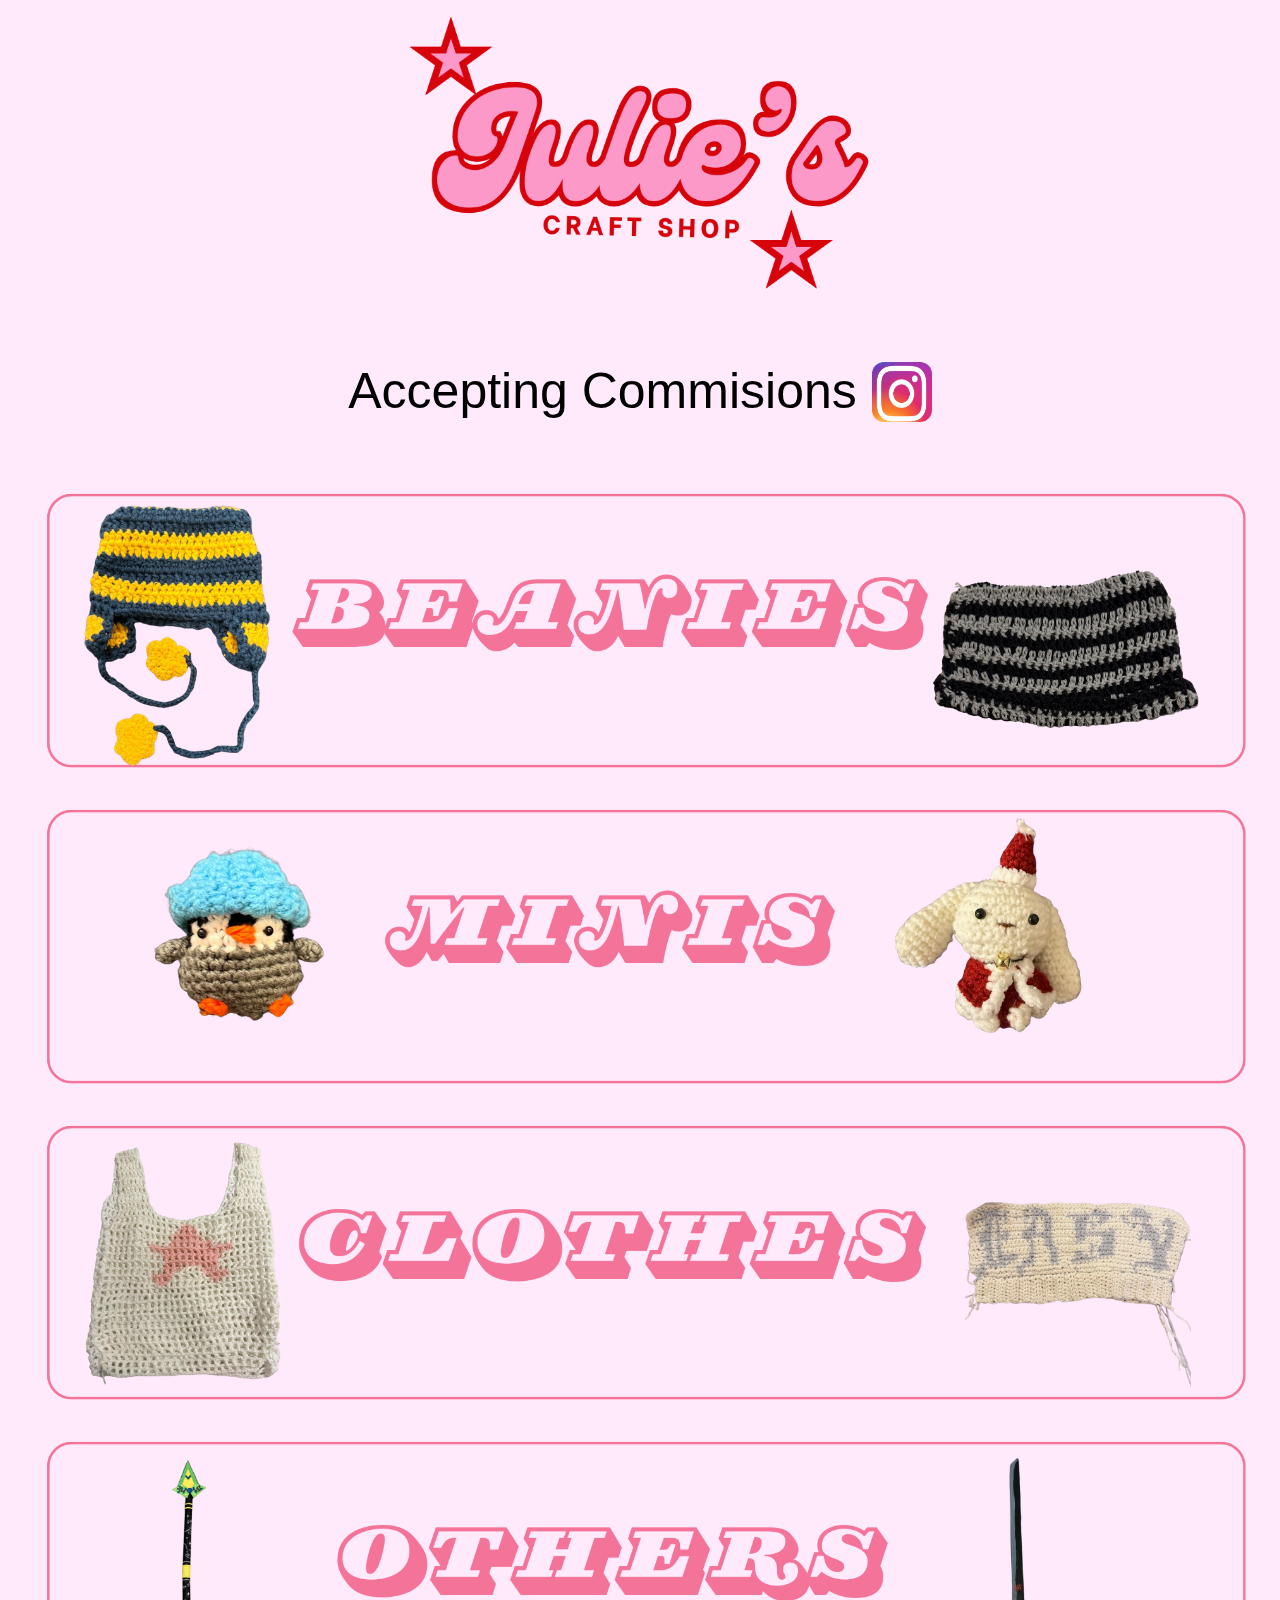
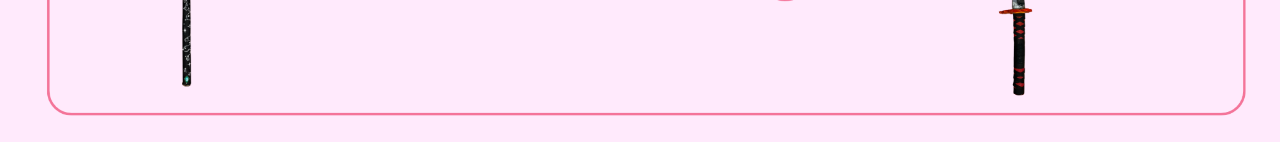
<file: index.html>
<!DOCTYPE html>
<html>
    <head>
        
        <link rel= "icon" type = "image/png" href = "logo.png">
        <link rel = "stylesheet" href = "index.css">
        <title>
            Julie's Craft Shop
        </title>
        <body style="background-color: #ffeafc;">
          
            <div class = "logo">
                <a href = "index.html" class = "imagebutton">
                    
                    <img src = "mainlogo.png">
                </a>
            </div>
            <div class = "text">
                <p>
            Accepting Commisions
           </p>
           <a href = "https://www.instagram.com/j1_1l.e/">
           
            <img src = "igicon.png">
           </a>
            
           </div>
           
                
                <a href = "allbeanies.html" class = "imagebutton1">
                    
                    <img src = "Beanies.png">
                </a>
                
                <a href = "allminis.html" class = "imagebutton1">
                    
                    <img src = "Minis.png">
                </a>
             

                  <a href = "allclothes.html" class = "imagebutton1">
                    
                    <img src = "Clothes.png">
                </a>
               
                <a href = "allothers.html" class = "imagebutton1">
                    
                    <img src = "Others.png">
                </a>
                
                
                
                
            
        </body>
    </head>
</html>
</file>
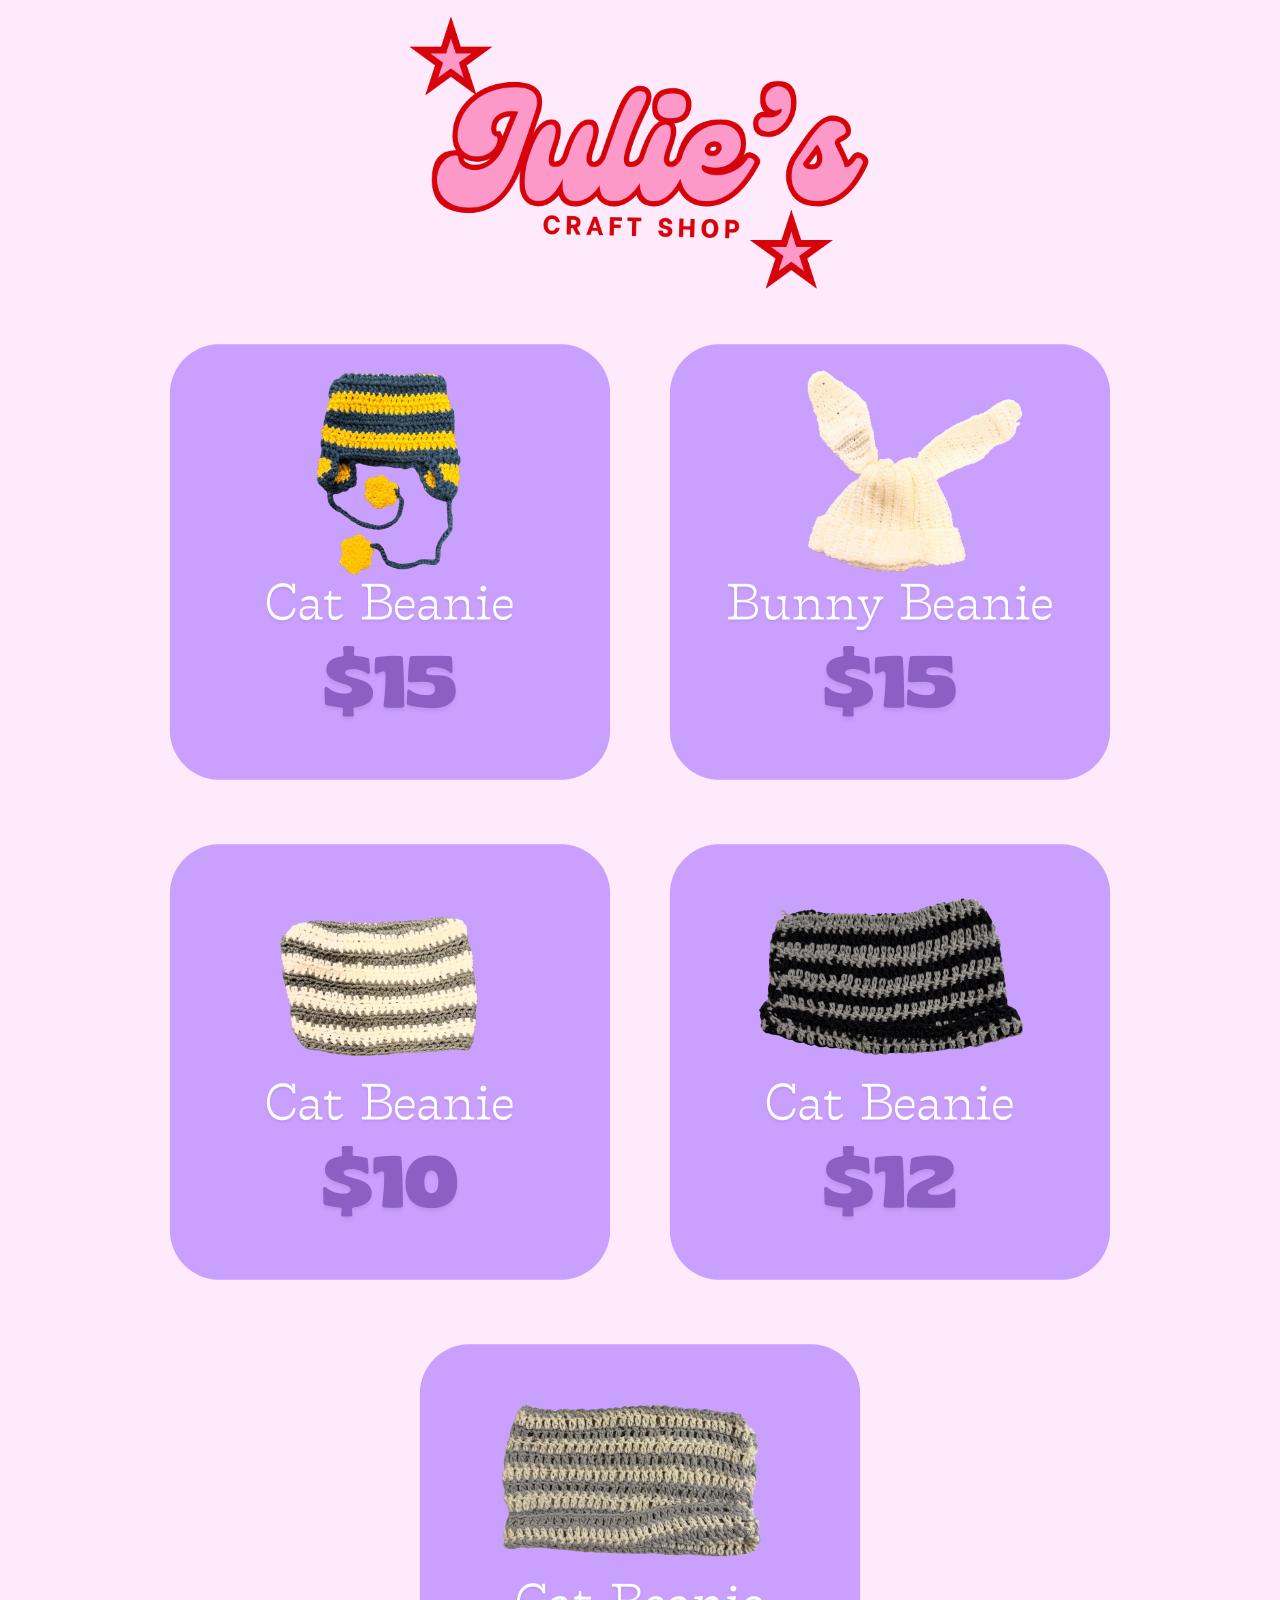
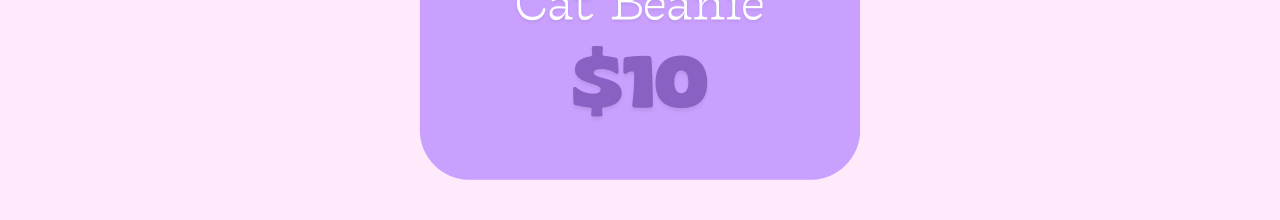
<file: allbeanies.html>
<!DOCTYPE html>
<html>
    <head>
        <link rel= "icon" type = "image/png" href = "logo.png">
        <link rel = "stylesheet" href = "index.css">
        <title>
            Beanies
        </title>
        <body style="background-color: #ffeafc;">
             <div class = "logo">
                <a href = "index.html" class = "imagebutton">
                    
                    <img src = "mainlogo.png">
                </a>
            </div>
            <div class = "layout">
                <img src = "beanie1.png";> 
                <img src = "beanie2.png";> 
                <img src = "beanie3.png";> 
                <img src = "beanie4.png";> 
                <img src = "beanie5.png";> 
               

            </div>
        </body>
    </head>
</html>
</file>
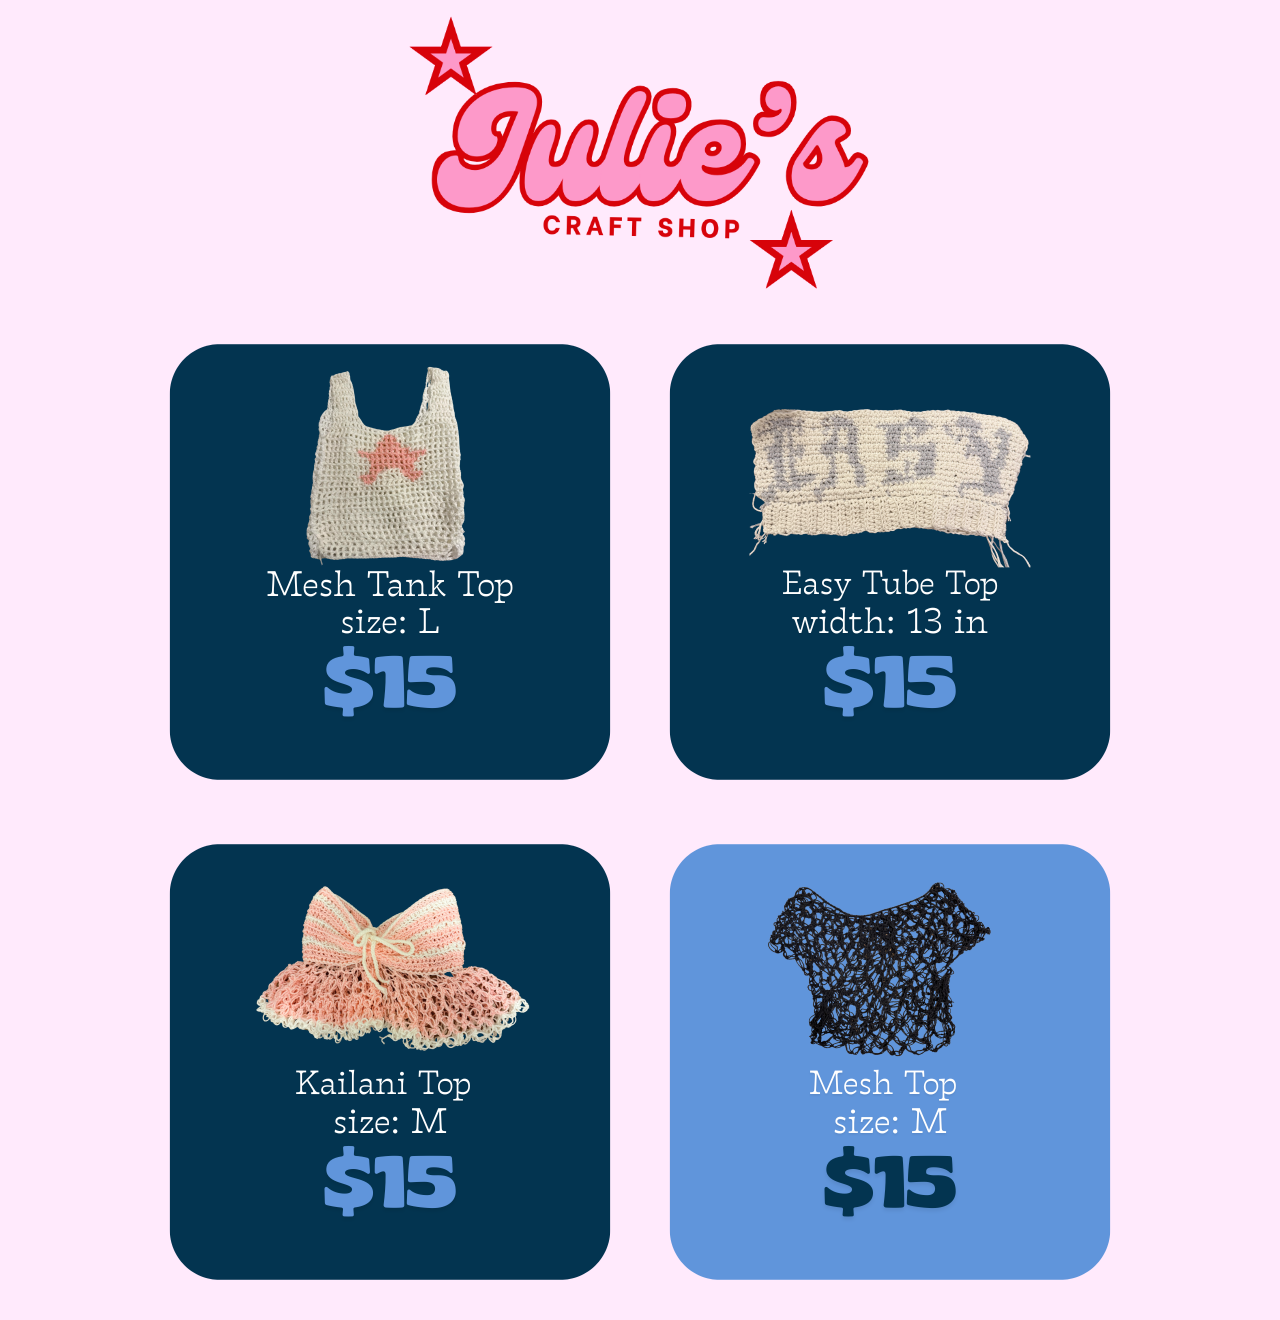
<file: allclothes.html>
<!DOCTYPE html>
<html>
    <head>
               <link rel= "icon" type = "image/png" href = "logo.png">
        <link rel = "stylesheet" href = "index.css">
        <title>
            Clothes
        </title>
        <body style="background-color: #ffeafc;">
             <div class = "logo">
                <a href = "index.html" class = "imagebutton">
                    
                    <img src = "mainlogo.png">
                </a>
            </div>
            <div class = "layout">
                <img src = "clothes1.png">
                <img src = "clothes2.png">
                <img src = "clothes3.png">
                <img src = "clothes4.png">
            </div>
            </body>
    </head>
</html>
</file>
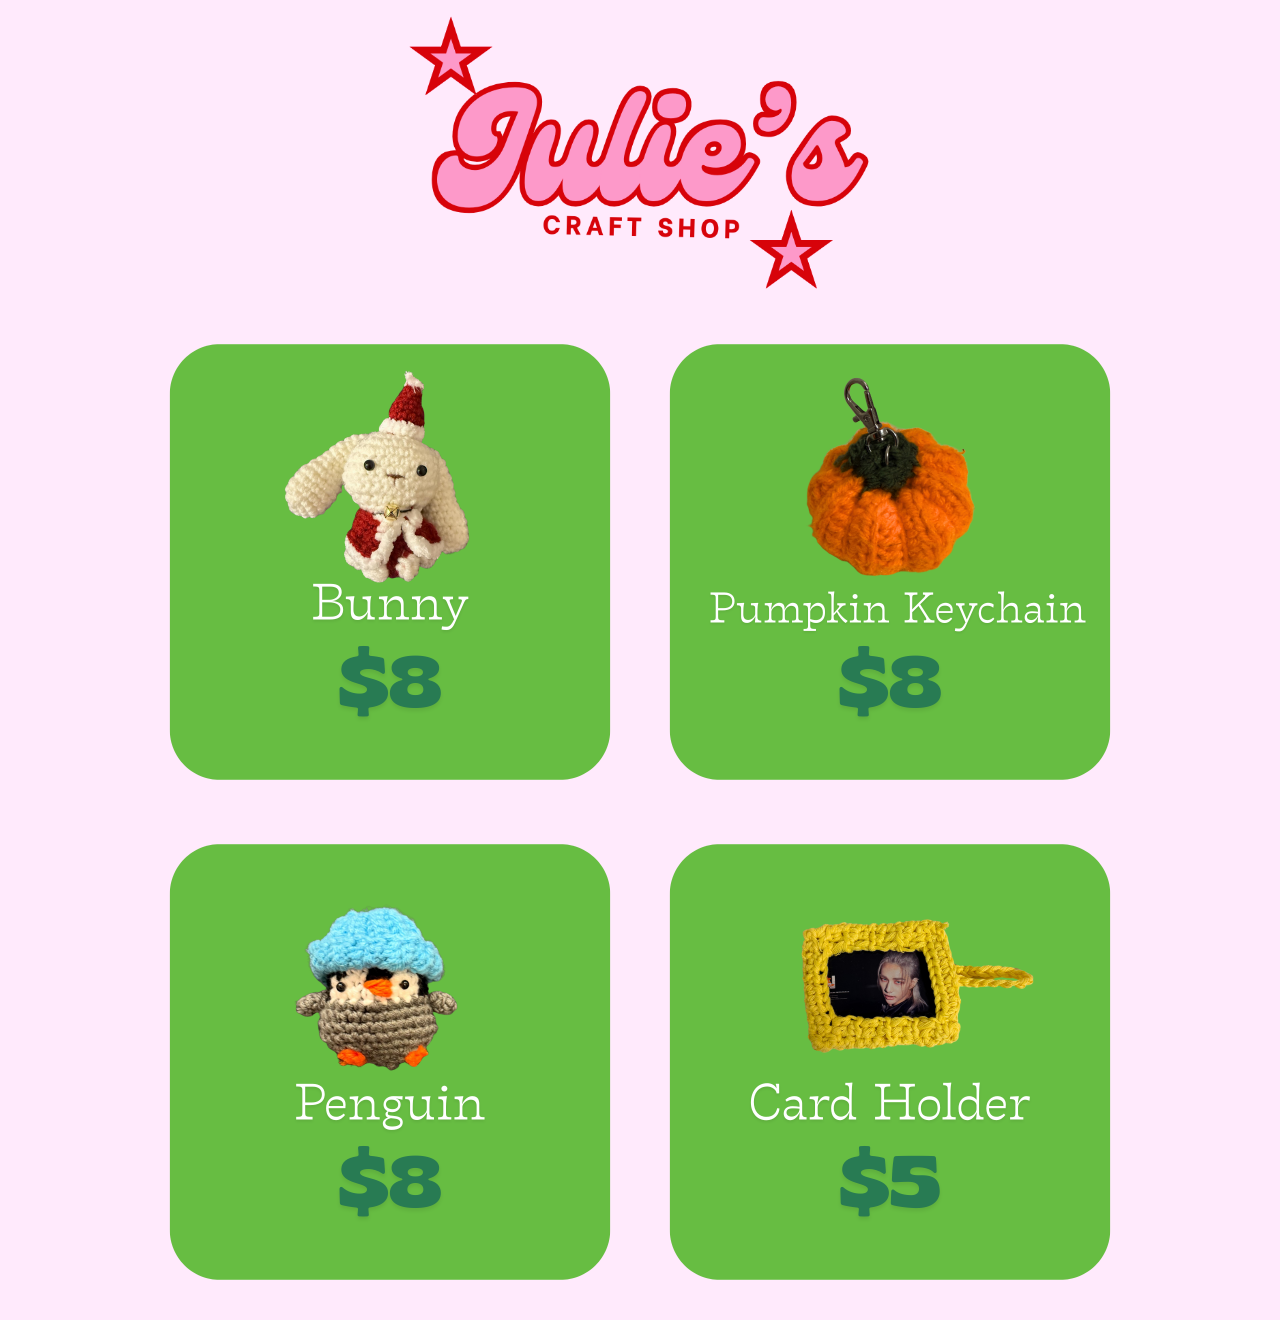
<file: allminis.html>
<!DOCTYPE html>
<html>
    <head>
               <link rel= "icon" type = "image/png" href = "logo.png">
        <link rel = "stylesheet" href = "index.css">
        <title>
            Minis
        </title>
        <body style="background-color: #ffeafc;">
             <div class = "logo">
                <a href = "index.html" class = "imagebutton">
                    
                    <img src = "mainlogo.png">
                </a>
            </div>
            <div class = "layout">
                <img src = "minis1.png";> 
                <img src = "minis2.png";> 
                <img src = "minis3.png";> 
                <img src = "minis4.png";> 
                
               

            </div>
            </body>
    </head>
</html>
</file>
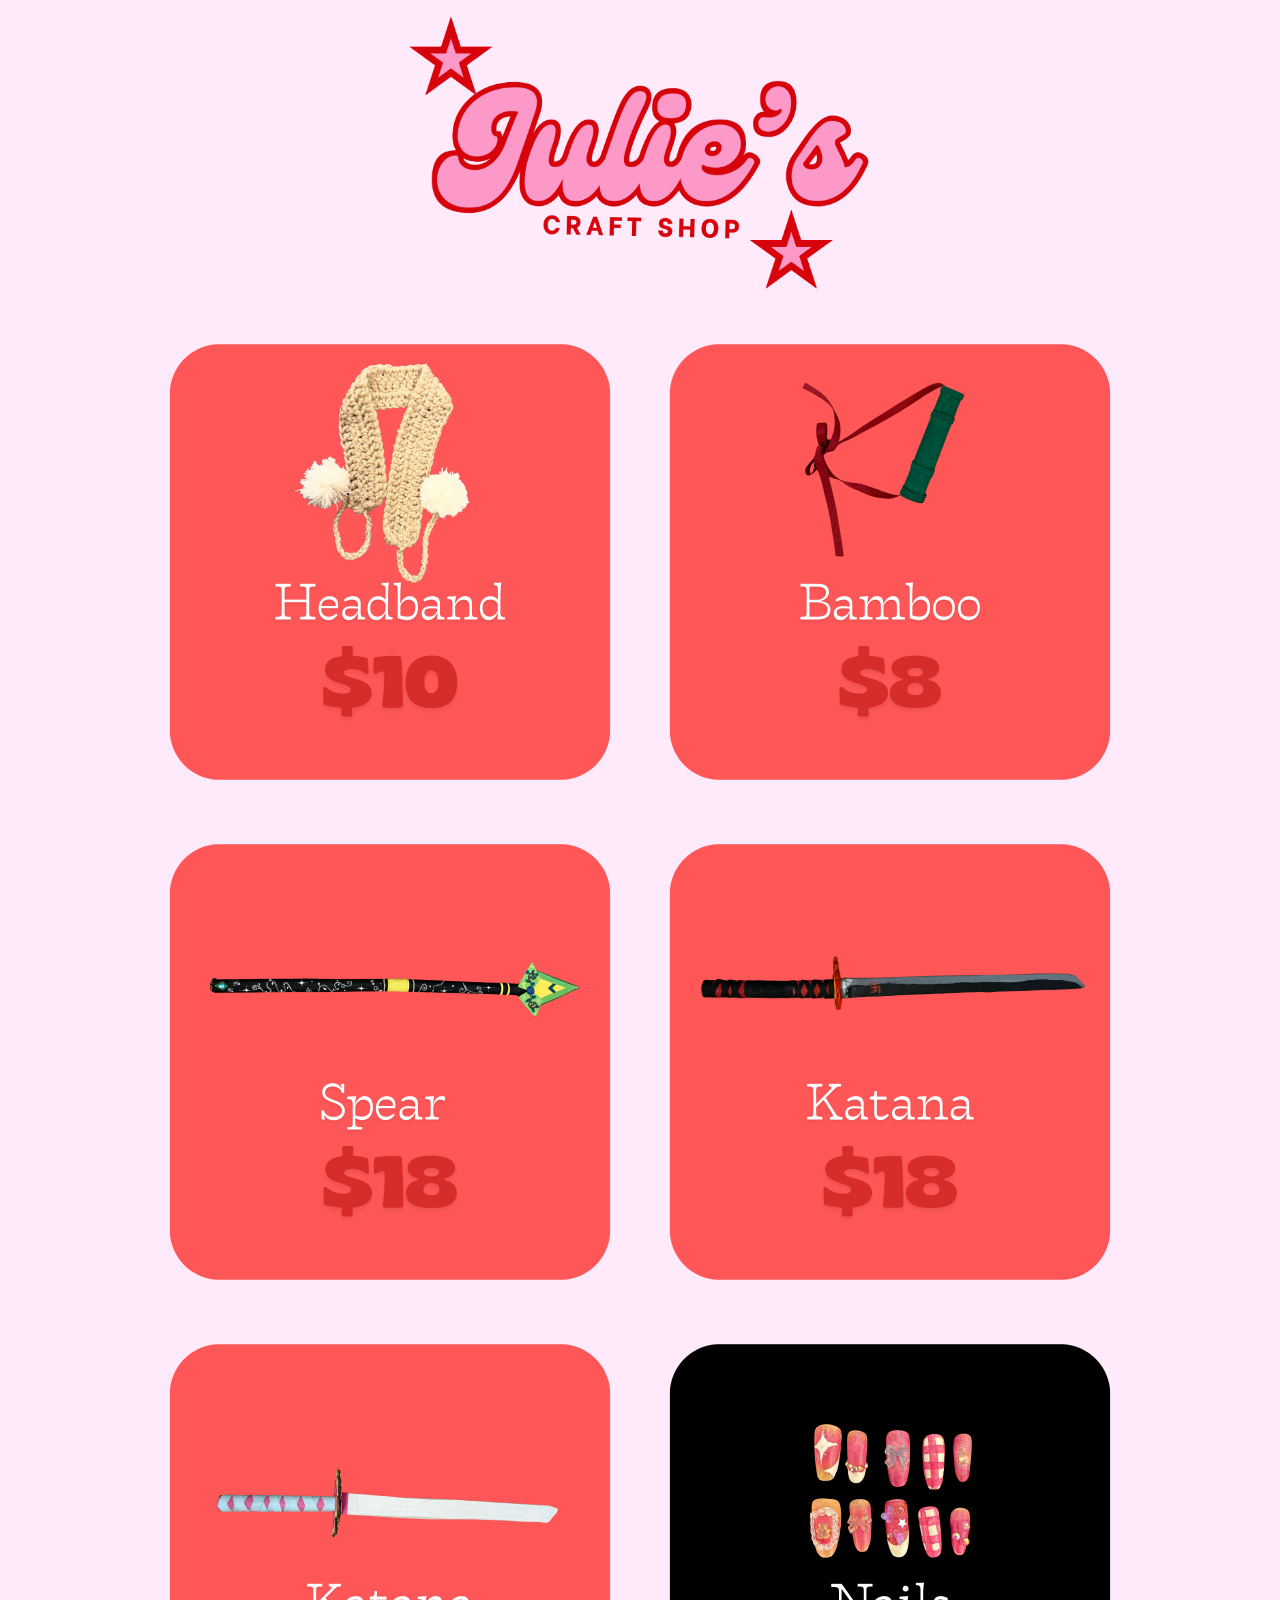
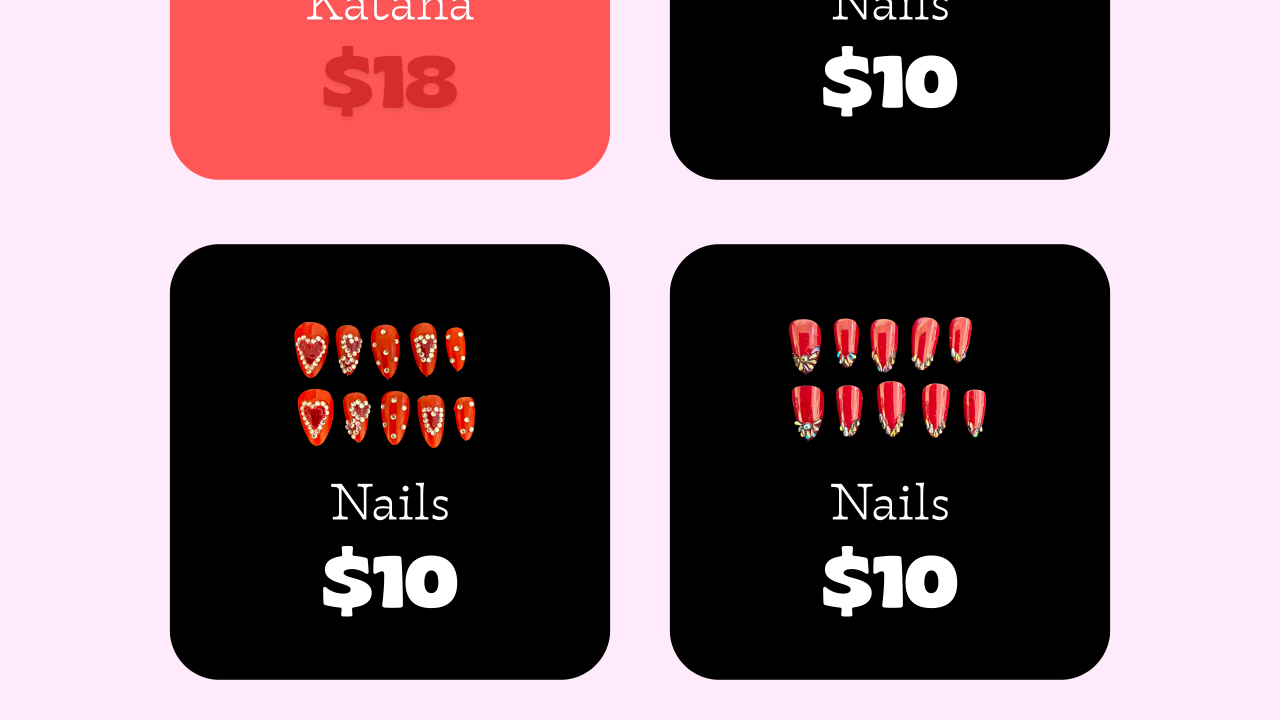
<file: allothers.html>
<!DOCTYPE html>
<html>
    <head>
               <link rel= "icon" type = "image/png" href = "logo.png">
        <link rel = "stylesheet" href = "index.css">
        <title>
            Others
        </title>
        <body style="background-color: #ffeafc;">
             <div class = "logo">
                <a href = "index.html" class = "imagebutton">
                    
                    <img src = "mainlogo.png">
                </a>
            </div>
            <div class = "layout">
                <img src = "others1.png";> 
                <img src = "others2.png";>
                <img src = "others3.png";>
                <img src = "others4.png";>
                <img src = "others5.png";>
                <img src = "others6.png";>
                <img src = "others7.png";>
                <img src = "others8.png";>

            </div>
            </body>
    </head>
</html>
</file>
<file: index.css>
.logo{
justify-content: center;
display: flex;

}
.text{
   font-family: 'Franklin Gothic Medium', 'Arial Narrow', Arial, sans-serif;
    font-size: 50px;
    display:flex;
    justify-content: center;
    gap: 15px;
    text-align: center;

}
.text img{
    width: 60px;
    height: 60px;
    margin-top: 50px;
    border-radius: 20%;
}
.imagebutton img {
    width: 500px;
    height: 300px;
    cursor: pointer;
    transition:ease-in;
    border-radius: 20%;
   

}

.imagebutton1 img {
    width: 100%;
    height: 100%;
    cursor: pointer;
    transition:ease-in;
    display: block;
   
}

.layout img{
    max-width:500px;
    height: 500px;
    width: 100%;
}

.layout{
    justify-content: center;
    align-items: center;
    flex-wrap:wrap;
    display: flex;
}
</file>
